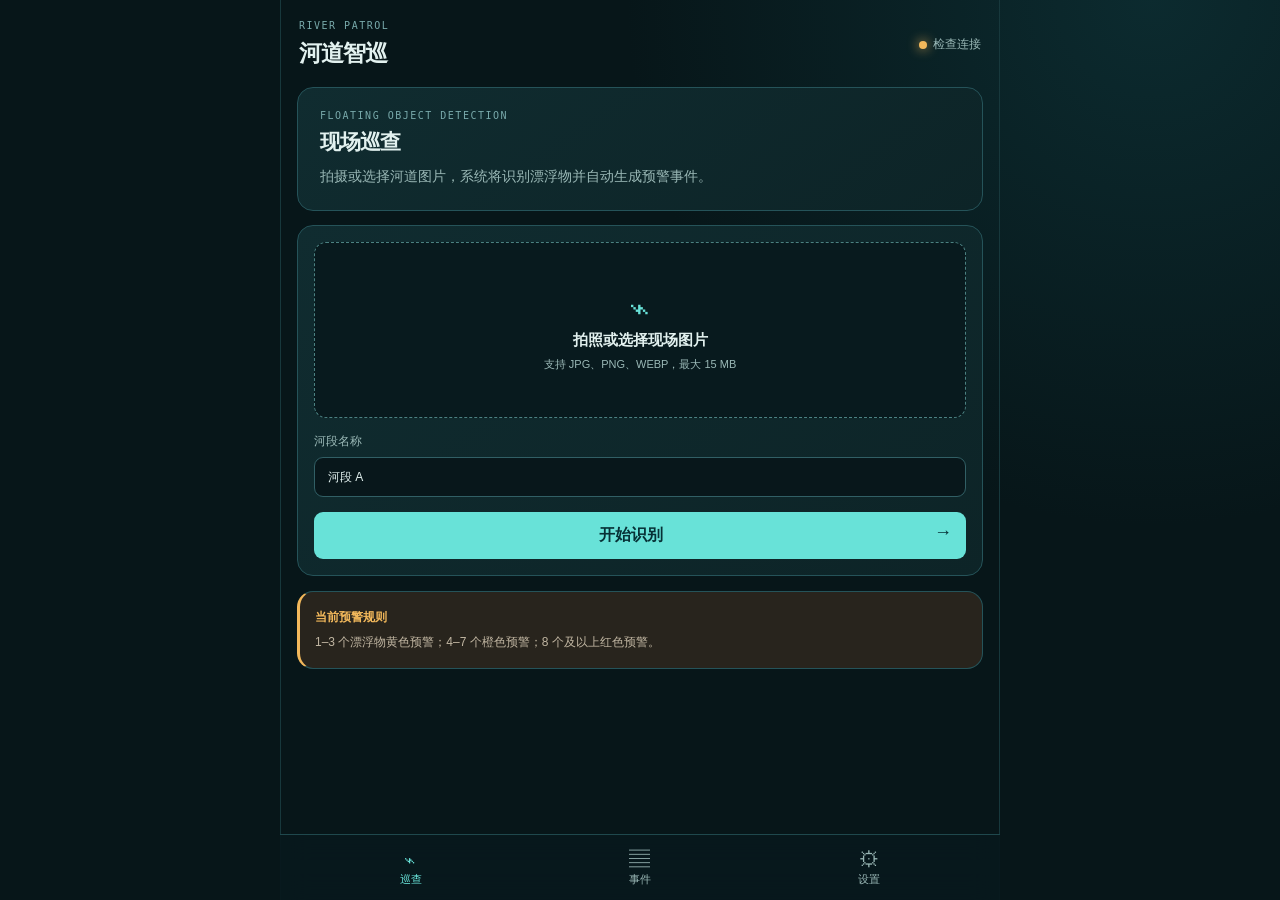
<file: 河道主动巡护系统/河道主动巡护系统_单机版/mobile/index.html>
<!doctype html>
<html lang="zh-CN">
  <head>
    <meta charset="utf-8" />
    <meta
      name="viewport"
      content="width=device-width, initial-scale=1, viewport-fit=cover"
    />
    <meta name="theme-color" content="#0c292b" />
    <meta name="description" content="河道漂浮物主动巡护移动端" />
    <link rel="manifest" href="/mobile/manifest.webmanifest" />
    <link rel="icon" href="/mobile/icon.svg" type="image/svg+xml" />
    <link rel="apple-touch-icon" href="/mobile/icon.svg" />
    <link rel="stylesheet" href="/mobile/styles.css" />
    <title>河道智巡</title>
  </head>
  <body>
    <div class="app-shell">
      <header class="topbar">
        <div>
          <p class="eyebrow">RIVER PATROL</p>
          <h1>河道智巡</h1>
        </div>
        <span id="connectionState" class="connection"><i></i>检查连接</span>
      </header>

      <main>
        <section
          id="inspectPage"
          class="page active"
          aria-labelledby="inspectTitle"
        >
          <div class="hero-card">
            <p class="eyebrow">FLOATING OBJECT DETECTION</p>
            <h2 id="inspectTitle">现场巡查</h2>
            <p>拍摄或选择河道图片，系统将识别漂浮物并自动生成预警事件。</p>
          </div>

          <form id="detectForm" class="stack-card">
            <label class="image-picker" for="imageInput">
              <input id="imageInput" type="file" accept="image/*" required />
              <span class="picker-icon">⌁</span>
              <strong id="imageLabel">拍照或选择现场图片</strong>
              <small>支持 JPG、PNG、WEBP，最大 15 MB</small>
            </label>
            <img
              id="previewImage"
              class="preview hidden"
              alt="待识别图片预览"
            />
            <label class="field">
              <span>河段名称</span>
              <input
                id="locationInput"
                maxlength="100"
                value="河段 A"
                placeholder="例如：XX 桥下游"
                required
              />
            </label>
            <button id="detectButton" class="primary-button" type="submit">
              开始识别 <span>→</span>
            </button>
          </form>

          <section
            id="detectResult"
            class="result-card hidden"
            aria-live="polite"
          ></section>

          <section class="rule-card">
            <strong>当前预警规则</strong>
            <p>1–3 个漂浮物黄色预警；4–7 个橙色预警；8 个及以上红色预警。</p>
          </section>
        </section>

        <section id="eventsPage" class="page" aria-labelledby="eventsTitle">
          <div class="page-heading">
            <div>
              <p class="eyebrow">EVENT LEDGER</p>
              <h2 id="eventsTitle">预警事件</h2>
            </div>
            <button
              id="refreshEvents"
              class="icon-button"
              type="button"
              aria-label="刷新事件列表"
            >
              ↻
            </button>
          </div>
          <div class="filters" role="group" aria-label="事件状态筛选">
            <button class="filter active" data-status="" type="button">
              全部
            </button>
            <button class="filter" data-status="待确认" type="button">
              待确认
            </button>
            <button class="filter" data-status="处理中" type="button">
              处理中
            </button>
            <button class="filter" data-status="已关闭" type="button">
              已归档
            </button>
          </div>
          <div id="eventsList" class="event-list" aria-live="polite"></div>
        </section>

        <section id="settingsPage" class="page" aria-labelledby="settingsTitle">
          <div class="page-heading">
            <div>
              <p class="eyebrow">CONNECTION</p>
              <h2 id="settingsTitle">连接设置</h2>
            </div>
          </div>
          <form id="settingsForm" class="stack-card">
            <label class="field">
              <span>服务地址</span>
              <input
                id="apiBaseInput"
                inputmode="url"
                placeholder="留空时使用当前站点"
              />
              <small
                >手机与服务不在同一站点时，填写如
                http://192.168.1.10:8000</small
              >
            </label>
            <button class="primary-button" type="submit">
              保存并检查连接 <span>✓</span>
            </button>
          </form>
          <section class="rule-card">
            <strong>安装到手机</strong>
            <p>
              Android Chrome 打开菜单，选择“安装应用”或“添加到主屏幕”。iPhone
              Safari 可使用分享菜单中的“添加到主屏幕”。
            </p>
          </section>
        </section>
      </main>

      <nav class="bottom-nav" aria-label="主导航">
        <button class="nav-item active" data-page="inspectPage" type="button">
          <span>⌁</span>巡查
        </button>
        <button class="nav-item" data-page="eventsPage" type="button">
          <span>▤</span>事件
        </button>
        <button class="nav-item" data-page="settingsPage" type="button">
          <span>⚙</span>设置
        </button>
      </nav>
    </div>

    <dialog id="eventDialog" class="event-dialog">
      <article id="eventDetail"></article>
    </dialog>
    <div id="toast" class="toast" role="status" aria-live="polite"></div>
    <script src="/mobile/app.js" defer></script>
  </body>
</html>
</file>
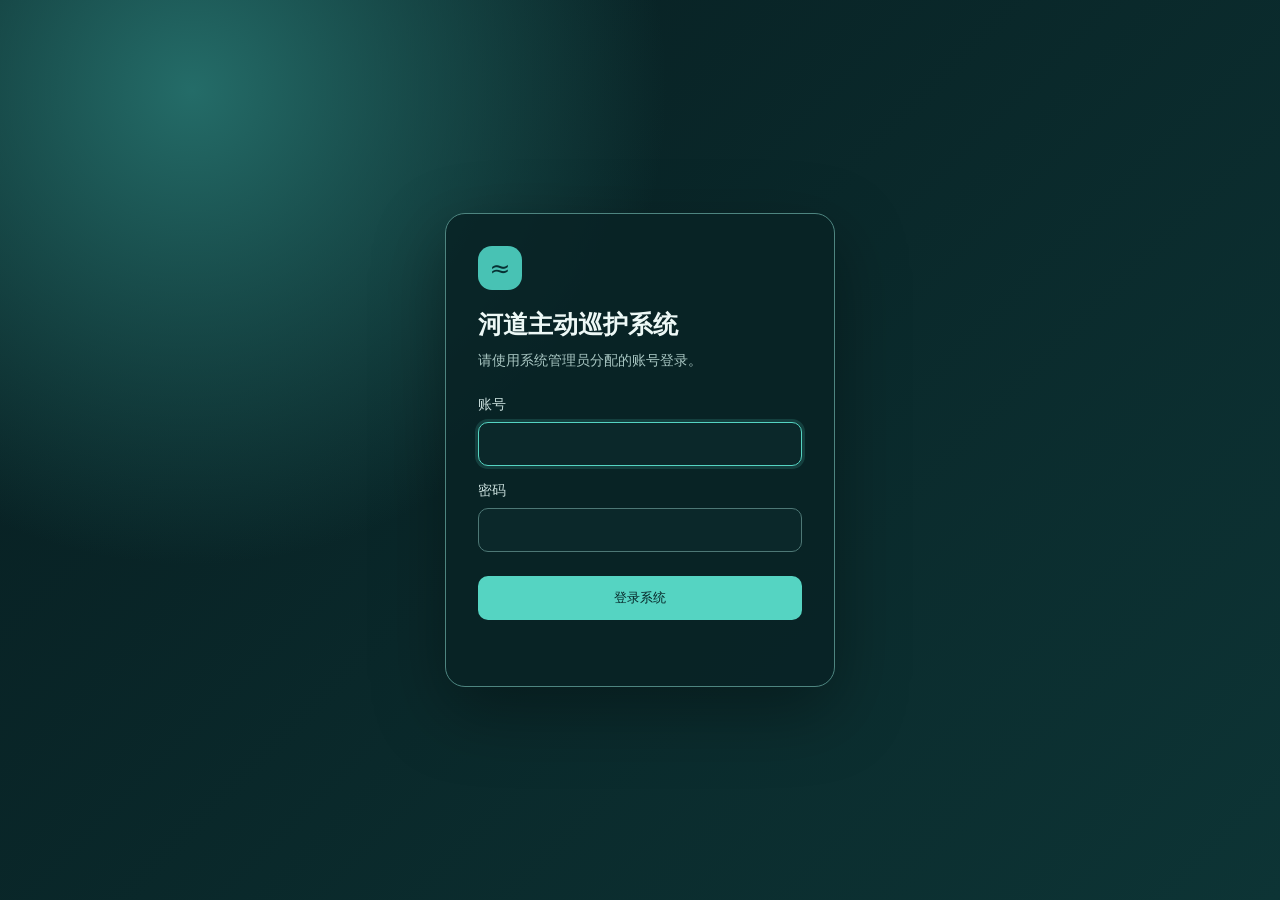
<file: static/login.html>
<!doctype html>
<html lang="zh-CN">
  <head>
    <meta charset="utf-8" />
    <meta name="viewport" content="width=device-width, initial-scale=1" />
    <meta name="theme-color" content="#0c292b" />
    <title>登录｜河道主动巡护系统</title>
    <style>
      :root { color-scheme: dark; font-family: "Microsoft YaHei", system-ui, sans-serif; }
      * { box-sizing: border-box; }
      body { min-height: 100vh; margin: 0; display: grid; place-items: center; padding: 24px; color: #edf8f6; background: radial-gradient(circle at 15% 10%, #246c68, transparent 35%), linear-gradient(135deg, #071d20, #0d3435); }
      .card { width: min(100%, 390px); padding: 32px; border: 1px solid #4e8580; border-radius: 20px; background: rgba(8, 35, 37, .88); box-shadow: 0 24px 70px rgba(0, 0, 0, .35); }
      .mark { display: inline-grid; place-items: center; width: 44px; height: 44px; border-radius: 14px; background: #48c2b4; color: #073033; font-size: 25px; }
      h1 { margin: 18px 0 8px; font-size: 25px; } p { margin: 0 0 24px; color: #a8c6c2; font-size: 14px; line-height: 1.6; }
      label { display: grid; gap: 8px; margin-top: 16px; color: #c7dcda; font-size: 14px; } input { width: 100%; padding: 13px 14px; border: 1px solid #4d7775; border-radius: 10px; color: inherit; background: #0b282a; font: inherit; outline: none; } input:focus { border-color: #55d4c2; box-shadow: 0 0 0 3px rgba(85, 212, 194, .16); }
      button { width: 100%; margin-top: 24px; padding: 13px; border: 0; border-radius: 10px; background: #55d4c2; color: #062729; font: 700 16px inherit; cursor: pointer; } button:disabled { opacity: .65; cursor: wait; } #error { min-height: 20px; margin: 14px 0 0; color: #ffaca5; }
    </style>
  </head>
  <body>
    <main class="card">
      <div class="mark">≈</div>
      <h1>河道主动巡护系统</h1>
      <p>请使用系统管理员分配的账号登录。</p>
      <form id="loginForm">
        <label>账号 <input id="username" name="username" autocomplete="username" required autofocus /></label>
        <label>密码 <input id="password" name="password" type="password" autocomplete="current-password" required /></label>
        <button id="submit" type="submit">登录系统</button>
        <div id="error" role="alert"></div>
      </form>
    </main>
    <script>
      const params = new URLSearchParams(location.search);
      const next = params.get("next");
      const safeNext = next && next.startsWith("/") && !next.startsWith("//") ? next : "/";
      document.getElementById("loginForm").addEventListener("submit", async (event) => {
        event.preventDefault();
        const button = document.getElementById("submit");
        const error = document.getElementById("error");
        button.disabled = true; error.textContent = "";
        try {
          const response = await fetch("/api/auth/login", { method: "POST", headers: { "Content-Type": "application/json" }, credentials: "same-origin", body: JSON.stringify({ username: document.getElementById("username").value, password: document.getElementById("password").value }) });
          const data = await response.json().catch(() => ({}));
          if (!response.ok) throw new Error(data.detail || "登录失败，请稍后重试");
          location.replace(safeNext);
        } catch (err) { error.textContent = err.message; button.disabled = false; }
      });
    </script>
  </body>
</html>
</file>
<file: mobile/styles.css>
:root {
  --bg: #071619;
  --surface: #0d2427;
  --surface-soft: #102c30;
  --line: #255359;
  --text: #e2f1ef;
  --muted: #9ab8b6;
  --cyan: #68e2d8;
  --amber: #f2b85b;
  --red: #ff7772;
  --green: #69d69b;
}

* {
  box-sizing: border-box;
}

html {
  background: var(--bg);
}

body {
  min-width: 320px;
  margin: 0;
  color: var(--text);
  background:
    radial-gradient(circle at 90% 0, #12454b70, transparent 36%), var(--bg);
  font-family:
    -apple-system, BlinkMacSystemFont, "Segoe UI", "Noto Sans SC", sans-serif;
}

button,
input {
  font: inherit;
}

button {
  -webkit-tap-highlight-color: transparent;
}

.app-shell {
  max-width: 720px;
  min-height: 100vh;
  margin: auto;
  padding: env(safe-area-inset-top) 16px
    calc(88px + env(safe-area-inset-bottom));
}

.topbar,
.page-heading {
  display: flex;
  align-items: center;
  justify-content: space-between;
  gap: 16px;
}

.topbar {
  padding: 20px 2px 18px;
}

h1,
h2,
p {
  margin: 0;
}
h1 {
  font-size: 23px;
  letter-spacing: -0.04em;
}
h2 {
  font-size: 21px;
  letter-spacing: -0.04em;
}

.eyebrow {
  margin-bottom: 7px;
  color: #78a9aa;
  font:
    10px ui-monospace,
    SFMono-Regular,
    Consolas,
    monospace;
  letter-spacing: 0.15em;
}

.connection {
  display: inline-flex;
  align-items: center;
  gap: 6px;
  color: var(--muted);
  font-size: 12px;
  white-space: nowrap;
}
.connection i {
  width: 8px;
  height: 8px;
  border-radius: 50%;
  background: var(--amber);
  box-shadow: 0 0 12px var(--amber);
}
.connection.online {
  color: var(--green);
}
.connection.online i {
  background: var(--green);
  box-shadow: 0 0 12px var(--green);
}
.connection.offline {
  color: var(--red);
}
.connection.offline i {
  background: var(--red);
  box-shadow: none;
}

.page {
  display: none;
}
.page.active {
  display: block;
  animation: page-in 0.18s ease-out;
}
@keyframes page-in {
  from {
    opacity: 0;
    transform: translateY(5px);
  }
  to {
    opacity: 1;
    transform: none;
  }
}

.hero-card,
.stack-card,
.result-card,
.rule-card,
.event-card {
  border: 1px solid var(--line);
  border-radius: 16px;
  background: linear-gradient(145deg, var(--surface-soft), var(--surface));
}

.hero-card {
  padding: 22px;
  margin-bottom: 14px;
}
.hero-card > p:last-child {
  margin-top: 9px;
  color: var(--muted);
  font-size: 14px;
  line-height: 1.65;
}

.stack-card {
  display: grid;
  gap: 15px;
  padding: 16px;
}

.image-picker {
  min-height: 176px;
  display: grid;
  align-content: center;
  justify-items: center;
  gap: 6px;
  padding: 18px;
  color: var(--muted);
  border: 1px dashed #4b8181;
  border-radius: 12px;
  background: #081a1e;
  text-align: center;
  cursor: pointer;
}
.image-picker input {
  display: none;
}
.image-picker strong {
  color: var(--text);
  font-size: 15px;
}
.image-picker small,
.field small {
  font-size: 11px;
  line-height: 1.55;
}
.picker-icon {
  color: var(--cyan);
  font-size: 38px;
  line-height: 1;
}

.preview,
.result-image {
  width: 100%;
  max-height: 420px;
  border-radius: 11px;
  object-fit: contain;
  background: #061013;
}
.hidden {
  display: none !important;
}

.field {
  display: grid;
  gap: 7px;
  color: var(--muted);
  font-size: 12px;
}
.field input {
  width: 100%;
  padding: 12px 13px;
  color: var(--text);
  border: 1px solid #315f65;
  border-radius: 9px;
  outline: 0;
  background: #08171b;
}
.field input:focus {
  border-color: var(--cyan);
  box-shadow: 0 0 0 3px #68e2d81c;
}
.field small {
  color: var(--muted);
}

.primary-button,
.secondary-button,
.danger-button,
.icon-button,
.filter {
  border: 0;
  border-radius: 9px;
  cursor: pointer;
}
.primary-button {
  width: 100%;
  padding: 13px 14px;
  color: #073136;
  background: var(--cyan);
  font-weight: 800;
}
.primary-button:disabled {
  opacity: 0.55;
  cursor: wait;
}
.primary-button span {
  float: right;
  font-size: 18px;
  line-height: 14px;
}
.secondary-button,
.danger-button {
  padding: 11px 12px;
  font-size: 13px;
}
.secondary-button {
  color: var(--cyan);
  border: 1px solid #35646a;
  background: #102d31;
}
.danger-button {
  color: var(--red);
  border: 1px solid #843f43;
  background: #3a2225;
}
.icon-button {
  width: 38px;
  height: 38px;
  color: var(--cyan);
  border: 1px solid var(--line);
  background: var(--surface);
  font-size: 20px;
}

.result-card {
  display: grid;
  gap: 13px;
  padding: 17px;
  margin-top: 14px;
}
.result-head {
  display: flex;
  flex-wrap: wrap;
  align-items: center;
  gap: 9px;
}
.result-title {
  font-weight: 800;
  font-size: 18px;
}
.result-meta,
.event-meta {
  color: var(--muted);
  font-size: 12px;
  line-height: 1.6;
}
.result-card p {
  color: #bdd3d0;
  font-size: 13px;
  line-height: 1.65;
}

.badge {
  display: inline-block;
  padding: 4px 7px;
  border-radius: 5px;
  font-size: 11px;
  font-weight: 700;
}
.level-0,
.level-1 {
  color: var(--cyan);
  background: #174044;
}
.level-2 {
  color: var(--amber);
  background: #3b301e;
}
.level-3 {
  color: var(--red);
  background: #452628;
}
.status-closed {
  color: var(--green);
  background: #1b3d2b;
}

.rule-card {
  margin-top: 15px;
  padding: 15px;
  border-left: 3px solid var(--amber);
  background: #28241d;
}
.rule-card strong {
  color: var(--amber);
  font-size: 12px;
}
.rule-card p {
  margin-top: 7px;
  color: #c1b6a2;
  font-size: 12px;
  line-height: 1.65;
}

.page-heading {
  margin: 6px 0 17px;
}
.filters {
  display: flex;
  gap: 7px;
  overflow-x: auto;
  margin-bottom: 15px;
  padding-bottom: 2px;
}
.filter {
  flex: 0 0 auto;
  padding: 8px 11px;
  color: var(--muted);
  border: 1px solid var(--line);
  background: transparent;
  font-size: 12px;
}
.filter.active {
  color: var(--cyan);
  border-color: #4d9090;
  background: #173b40;
}

.event-list {
  display: grid;
  gap: 10px;
}
.event-card {
  width: 100%;
  padding: 15px;
  color: inherit;
  text-align: left;
  cursor: pointer;
}
.event-card:active {
  transform: scale(0.99);
}
.event-top,
.detail-header,
.action-row {
  display: flex;
  align-items: center;
  justify-content: space-between;
  gap: 9px;
}
.event-time {
  color: var(--muted);
  font:
    10px ui-monospace,
    monospace;
}
.event-card h3 {
  margin: 12px 0 7px;
  font-size: 15px;
  line-height: 1.45;
}
.empty-state {
  padding: 32px 18px;
  color: var(--muted);
  border: 1px dashed var(--line);
  border-radius: 13px;
  text-align: center;
  font-size: 13px;
}

.bottom-nav {
  position: fixed;
  z-index: 4;
  right: 0;
  bottom: 0;
  left: 0;
  display: flex;
  max-width: 720px;
  margin: auto;
  padding: 9px 16px calc(9px + env(safe-area-inset-bottom));
  border-top: 1px solid #1f484d;
  background: #08191de8;
  backdrop-filter: blur(14px);
}
.nav-item {
  flex: 1;
  display: grid;
  justify-items: center;
  gap: 3px;
  padding: 4px;
  color: var(--muted);
  border: 0;
  background: transparent;
  font-size: 11px;
}
.nav-item span {
  font-size: 21px;
  line-height: 1;
}
.nav-item.active {
  color: var(--cyan);
}

.event-dialog {
  width: min(680px, calc(100% - 24px));
  max-height: calc(100% - 32px);
  padding: 0;
  color: var(--text);
  border: 1px solid #3b7074;
  border-radius: 16px;
  background: #0b2024;
}
.event-dialog::backdrop {
  background: #000a;
  backdrop-filter: blur(3px);
}
.event-dialog article {
  padding: 20px;
  overflow: auto;
  max-height: calc(100vh - 32px);
}
.dialog-close {
  width: 34px;
  height: 34px;
  color: var(--muted);
  border: 0;
  border-radius: 7px;
  background: transparent;
  font-size: 25px;
  cursor: pointer;
}
.detail-header h2 {
  font-size: 19px;
}
.detail-section {
  margin-top: 18px;
  padding-top: 16px;
  border-top: 1px solid var(--line);
}
.detail-section h3 {
  margin: 0 0 10px;
  color: var(--cyan);
  font-size: 13px;
}
.detail-section p {
  color: #bdd3d0;
  font-size: 13px;
  line-height: 1.65;
}
.verification-summary {
  padding: 14px;
  border: 1px solid var(--line);
  border-radius: 10px;
  background: #0a1c20;
}
.verification-summary.verification-passed {
  border-color: #377356;
}
.verification-summary.verification-failed {
  border-color: #854345;
}
.verification-summary p + p {
  margin-top: 8px;
}
.evidence-grid {
  display: grid;
  grid-template-columns: 1fr;
  gap: 12px;
}
.evidence-card {
  min-width: 0;
  margin: 0;
  padding: 10px;
  border: 1px solid var(--line);
  border-radius: 10px;
  background: #08191c;
}
.evidence-card figcaption {
  margin-bottom: 8px;
  color: var(--muted);
  font-size: 11px;
}
.evidence-image {
  display: block;
  width: 100%;
  height: auto;
  border-radius: 7px;
  background: #061013;
  object-fit: contain;
}
.action-row {
  flex-wrap: wrap;
  justify-content: flex-start;
}
.verify-form {
  display: grid;
  gap: 10px;
}
.verify-form input {
  color: var(--muted);
  font-size: 12px;
}

.toast {
  position: fixed;
  z-index: 8;
  right: 16px;
  bottom: 88px;
  left: 16px;
  max-width: 500px;
  margin: auto;
  padding: 12px 14px;
  color: var(--text);
  border: 1px solid #477e7e;
  border-radius: 10px;
  background: #173e42;
  font-size: 13px;
  text-align: center;
  opacity: 0;
  pointer-events: none;
  transform: translateY(12px);
  transition: 0.22s;
}
.toast.show {
  opacity: 1;
  transform: none;
}

@media (min-width: 721px) {
  .app-shell {
    border-right: 1px solid #17383c;
    border-left: 1px solid #17383c;
  }
}
</file>
